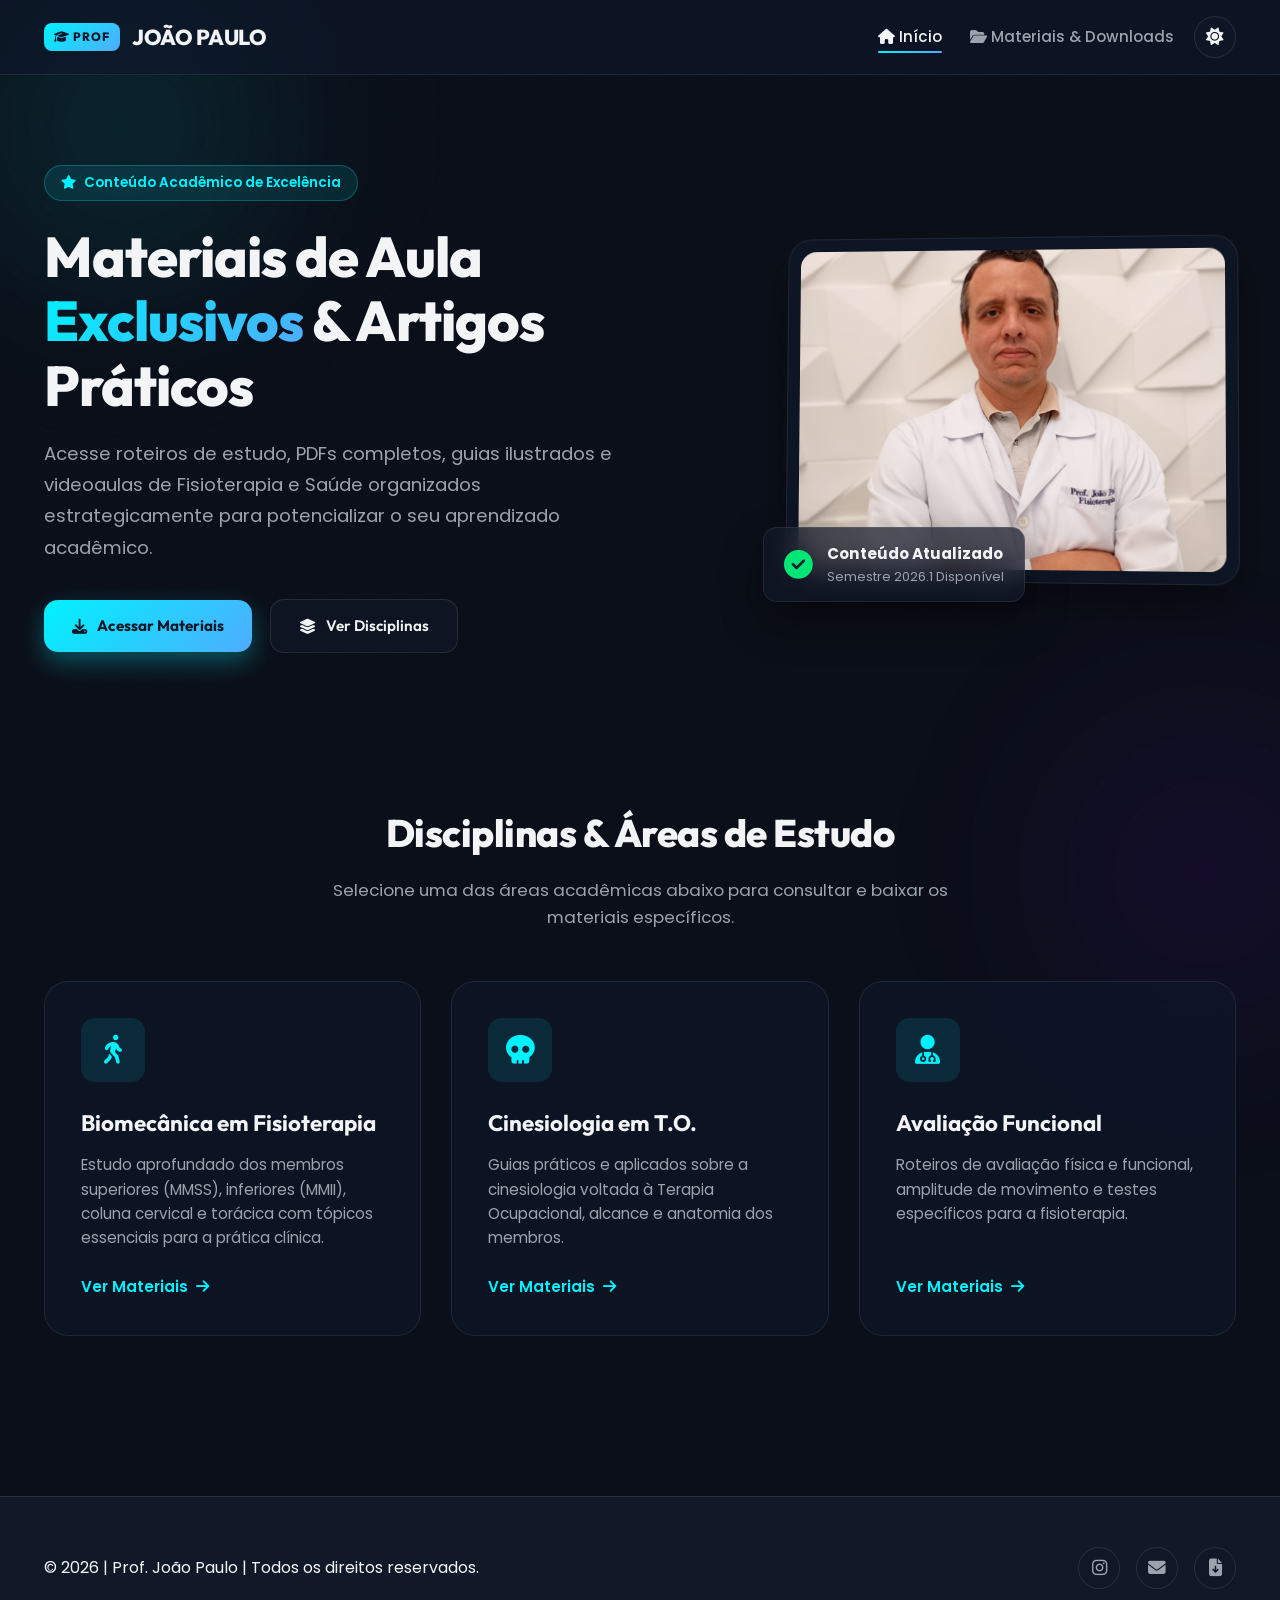
<file: index.html>
<!DOCTYPE html>
<html lang="pt-BR" data-theme="dark">

<head>
  <meta charset="UTF-8" />
  <meta name="viewport" content="width=device-width, initial-scale=1.0" />
  <title>Prof. João Paulo | Portal Acadêmico & Materiais de Aula</title>
  <meta name="description" content="Acesse materiais de aula exclusivos, artigos, PDFs e tutoriais de Fisioterapia, Biomecânica, RTM e Citologia do Prof. João Paulo." />

  <!-- Google Fonts & Font Awesome Icons -->
  <link rel="preconnect" href="https://fonts.googleapis.com" />
  <link rel="preconnect" href="https://fonts.gstatic.com" crossorigin />
  <link href="https://fonts.googleapis.com/css2?family=Outfit:wght@300;400;500;600;700;800&family=Poppins:wght@300;400;500;600;700&display=swap" rel="stylesheet" />
  <link rel="stylesheet" href="https://cdnjs.cloudflare.com/ajax/libs/font-awesome/6.5.2/css/all.min.css" />

  <!-- CSS Stylesheet -->
  <link rel="stylesheet" href="style.css" />
</head>

<body>
  <!-- Dynamic Ambient Glow Background Orbs -->
  <div class="glow-orb glow-orb-1"></div>
  <div class="glow-orb glow-orb-2"></div>

  <!-- NAVIGATION BAR -->
  <header class="navbar">
    <div class="container">
      <a href="index.html" class="logo">
        <span class="logo-badge"><i class="fas fa-graduation-cap"></i> PROF</span>
        <span>JOÃO PAULO</span>
      </a>

      <div class="nav-right">
        <ul id="navLinks" class="nav-links">
          <li><a href="index.html" class="active"><i class="fas fa-home"></i> Início</a></li>
          <li><a href="materiais.html"><i class="fas fa-folder-open"></i> Materiais & Downloads</a></li>
        </ul>

        <!-- Theme Switcher Button -->
        <button id="themeToggleBtn" class="theme-toggle" title="Alternar Modo Escuro/Claro">
          <i id="themeIcon" class="fas fa-sun"></i>
        </button>

        <!-- Mobile Hamburger Toggle -->
        <button id="mobileToggleBtn" class="mobile-toggle" aria-label="Abrir Menu">
          <i class="fas fa-bars"></i>
        </button>
      </div>
    </div>
  </header>

  <main>
    <!-- HERO SECTION -->
    <section class="hero-section">
      <div class="container">
        <div class="hero-content">
          <div class="hero-text">
            <div class="hero-badge">
              <i class="fas fa-star"></i> Conteúdo Acadêmico de Excelência
            </div>
            <h1>
              Materiais de Aula <span class="gradient-text">Exclusivos</span> & Artigos Práticos
            </h1>
            <p>
              Acesse roteiros de estudo, PDFs completos, guias ilustrados e videoaulas de Fisioterapia e Saúde organizados estrategicamente para potencializar o seu aprendizado acadêmico.
            </p>

            <div class="hero-actions">
              <a href="materiais.html" class="btn btn-primary">
                <i class="fas fa-download"></i> Acessar Materiais
              </a>
              <a href="materiais.html" class="btn btn-secondary">
                <i class="fas fa-layer-group"></i> Ver Disciplinas
              </a>
            </div>
          </div>

          <!-- Hero Image Card -->
          <div class="hero-image-wrapper">
            <div class="hero-image-card">
              <img src="./assets/foto eu jaleco.jpg" alt="Prof. João Paulo"   />
            </div>

            <!-- Floating Card Pill -->
            <div class="status-pill">
              <i class="fas fa-check-circle"></i>
              <div>
                <h4>Conteúdo Atualizado</h4>
                <p>Semestre 2026.1 Disponível</p>
              </div>
            </div>
          </div>
        </div>
      </div>
    </section>

    <!-- ANIMATED STATS SECTION  
    <section class="stats-section">
      <div class="container">
        <div class="stats-grid">
          <div class="stat-card">
            <div class="stat-icon"><i class="fas fa-file-pdf"></i></div>
            <div class="stat-number" data-count="12">0</div>
            <div class="stat-label">PDFs & Artigos Prontos</div>
          </div>

          <div class="stat-card">
            <div class="stat-icon"><i class="fas fa-book-medical"></i></div>
            <div class="stat-number" data-count="3">0</div>
            <div class="stat-label">Disciplinas Principais</div>
          </div>

          <div class="stat-card">
            <div class="stat-icon"><i class="fas fa-user-graduate"></i></div>
            <div class="stat-number" data-count="100">0</div>
            <div class="stat-label">% Acesso Gratuito</div>
          </div>

          <div class="stat-card">
            <div class="stat-icon"><i class="fas fa-cloud-download-alt"></i></div>
            <div class="stat-number" data-count="2500">0</div>
            <div class="stat-label">+ Downloads Realizados</div>
          </div>
        </div>
      </div>
    </section> -->

    <!-- DISCIPLINAS & DESTAQUES -->
    <section id="materiais-destaque" class="section">
      <div class="container">
        <div class="section-header">
          <h2>Disciplinas & Áreas de Estudo</h2>
          <p>Selecione uma das áreas acadêmicas abaixo para consultar e baixar os materiais específicos.</p>
        </div>

        <div class="benefits-grid">
          <!-- Card 1: Biomecânica -->
          <div class="benefit-card">
            <div>
              <div class="benefit-icon">
                <i class="fas fa-walking"></i>
              </div>
              <h3>Biomecânica em Fisioterapia</h3>
              <p>
                Estudo aprofundado dos membros superiores (MMSS), inferiores (MMII), coluna cervical e torácica com tópicos essenciais para a prática clínica.
              </p>
            </div>
            <a href="materiais.html#cinesioterapia" class="card-link-btn">
              Ver Materiais <i class="fas fa-arrow-right"></i>
            </a>
          </div> 

          <!-- Card 2: Cinesiologia TO -->
          <div class="benefit-card">
            <div>
              <div class="benefit-icon">
                <i class="fa-solid fa-skull"></i>
              </div>
              <h3>Cinesiologia em T.O.</h3>
              <p>
                Guias práticos e aplicados sobre a cinesiologia voltada à Terapia Ocupacional, alcance e anatomia dos membros.
              </p>
            </div>
            <a href="materiais.html#cinesio-to" class="card-link-btn">
              Ver Materiais <i class="fas fa-arrow-right"></i>
            </a>
          </div>

          <!-- Card 3: Avaliação Funcional -->
          <div class="benefit-card">
            <div>
              <div class="benefit-icon">
                <i class="fas fa-user-doctor"></i>
              </div>
              <h3>Avaliação Funcional</h3>
              <p>
                Roteiros de avaliação física e funcional, amplitude de movimento e testes específicos para a fisioterapia.
              </p>
            </div>
            <a href="materiais.html#avaliacao-funcional" class="card-link-btn">
              Ver Materiais <i class="fas fa-arrow-right"></i>
            </a>
          </div>
        </div>
      </div>
    </section>
  </main>

  <!-- FOOTER -->
  <footer class="footer">
    <div class="container footer-content">
      <div>
        <p>© 2026 | Prof. João Paulo | Todos os direitos reservados.</p>
      </div>

      <div class="social-links">
        <a href="https://instagram.com" target="_blank" class="social-btn" title="Instagram">
          <i class="fab fa-instagram"></i>
        </a>
        <a href="mailto:contato@profjoaopaulo.edu.br" class="social-btn" title="E-mail">
          <i class="fas fa-envelope"></i>
        </a>
        <a href="materiais.html" class="social-btn" title="Materiais">
          <i class="fas fa-file-download"></i>
        </a>
      </div>
    </div>
  </footer>

  <!-- JS Engine -->
  <script src="script.js"></script>
</body>

</html>
</file>
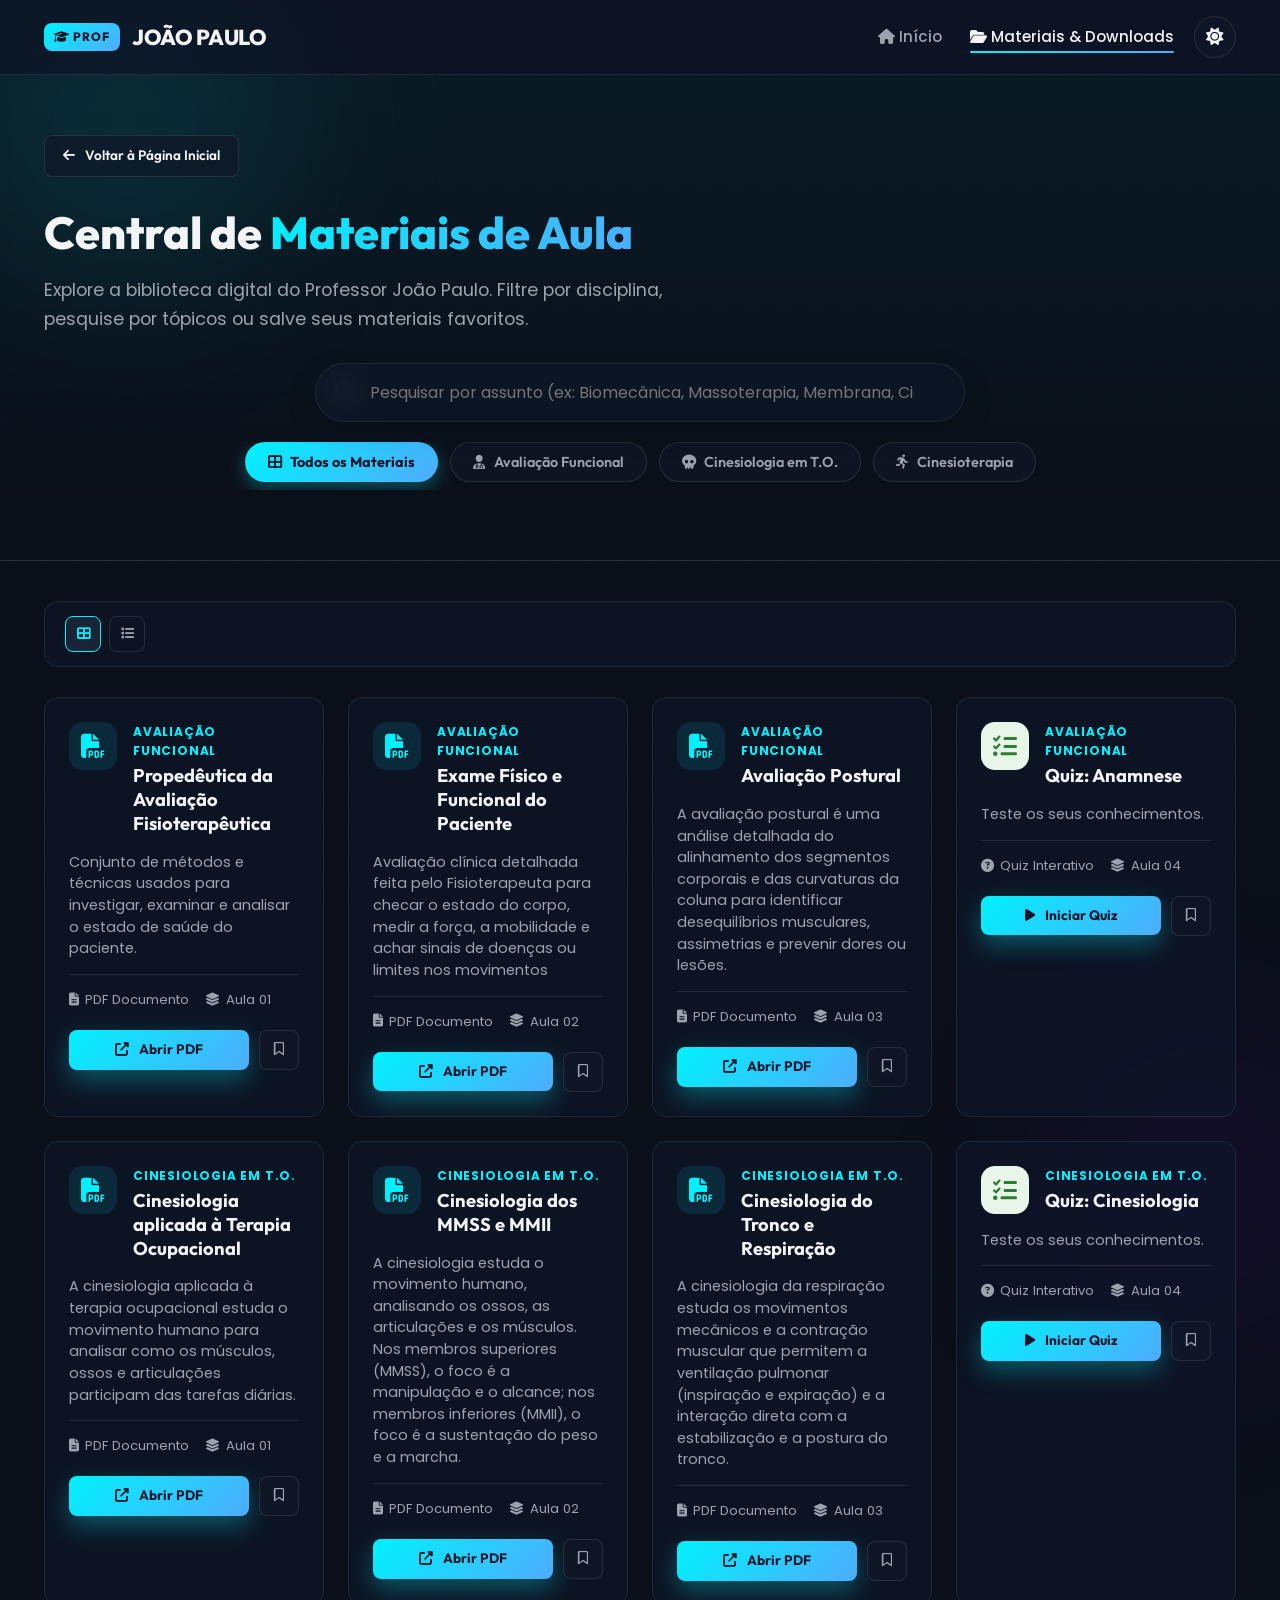
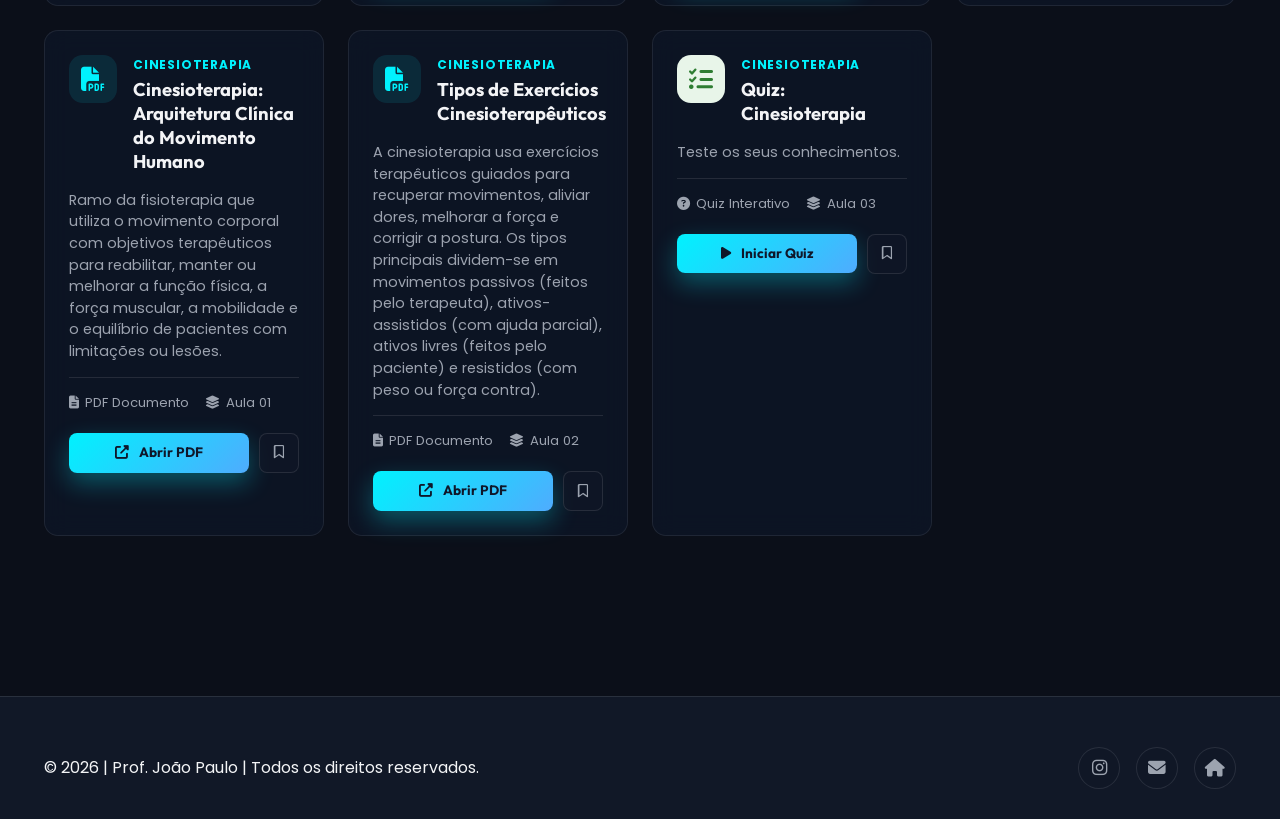
<file: materiais.html>
<!DOCTYPE html>
<html lang="pt-BR" data-theme="dark">

<head>
  <meta charset="UTF-8" />
  <meta name="viewport" content="width=device-width, initial-scale=1.0" />
  <title>Materiais de Aula & Downloads | Prof. João Paulo</title>
  <meta name="description"
    content="Central interativa de downloads do Prof. João Paulo. Baixe PDFs, resumos e slides de Biomecânica, RTM e Citologia." />

  <!-- Google Fonts & Font Awesome Icons -->
  <link rel="preconnect" href="https://fonts.googleapis.com" />
  <link rel="preconnect" href="https://fonts.gstatic.com" crossorigin />
  <link
    href="https://fonts.googleapis.com/css2?family=Outfit:wght@300;400;500;600;700;800&family=Poppins:wght@300;400;500;600;700&display=swap"
    rel="stylesheet" />
  <link rel="stylesheet" href="https://cdnjs.cloudflare.com/ajax/libs/font-awesome/6.5.2/css/all.min.css" />

  <!-- CSS Stylesheet -->
  <link rel="stylesheet" href="style.css" />
</head>

<body>
  <!-- Dynamic Ambient Glow Background Orbs -->
  <div class="glow-orb glow-orb-1"></div>
  <div class="glow-orb glow-orb-2"></div>

  <!-- NAVIGATION BAR -->
  <header class="navbar">
    <div class="container">
      <a href="index.html" class="logo">
        <span class="logo-badge"><i class="fas fa-graduation-cap"></i> PROF</span>
        <span>JOÃO PAULO</span>
      </a>

      <div class="nav-right">
        <ul id="navLinks" class="nav-links">
          <li><a href="index.html"><i class="fas fa-home"></i> Início</a></li>
          <li><a href="materiais.html" class="active"><i class="fas fa-folder-open"></i> Materiais & Downloads</a></li>
        </ul>

        <!-- Theme Switcher Button -->
        <button id="themeToggleBtn" class="theme-toggle" title="Alternar Modo Escuro/Claro">
          <i id="themeIcon" class="fas fa-sun"></i>
        </button>

        <!-- Mobile Hamburger Toggle -->
        <button id="mobileToggleBtn" class="mobile-toggle" aria-label="Abrir Menu">
          <i class="fas fa-bars"></i>
        </button>
      </div>
    </div>
  </header>

  <main>
    <!-- PAGE HEADER -->
    <section class="hub-header">
      <div class="container">
        <a href="index.html" class="btn btn-secondary btn-sm" style="margin-bottom: 20px;">
          <i class="fas fa-arrow-left"></i> Voltar à Página Inicial
        </a>
        <h1 style="font-family: var(--font-display); font-size: 2.8rem; font-weight: 800;">
          Central de <span class="gradient-text">Materiais de Aula</span>
        </h1>
        <p style="color: var(--text-muted); font-size: 1.1rem; max-width: 650px; margin-top: 8px;">
          Explore a biblioteca digital do Professor João Paulo. Filtre por disciplina, pesquise por tópicos ou salve
          seus materiais favoritos.
        </p>

        <!-- FILTER TOOLBAR & SEARCH -->
        <div class="filter-toolbar">
          <div class="search-box-wrapper">
            <i class="fas fa-search search-icon"></i>
            <input type="text" id="searchInput" class="search-input"
              placeholder="Pesquisar por assunto (ex: Biomecânica, Massoterapia, Membrana, Ciclo)..." />
            <button id="clearSearchBtn" class="clear-search" title="Limpar pesquisa">
              <i class="fas fa-times"></i>
            </button>
          </div>

          <!-- Subject Tabs Filter -->
          <div class="tabs-scroll-wrapper">
            <div class="tabs-container">
              <button class="tab-btn active" data-category="all">
                <i class="fas fa-th-large"></i> Todos os Materiais
              </button>
              <button class="tab-btn" data-category="avaliacao-funcional">
                <i class="fa-solid fa-user-doctor"></i> Avaliação Funcional
              </button>
              <button class="tab-btn" data-category="cinesio-to">
                <i class="fa-solid fa-skull"></i> Cinesiologia em T.O.
              </button>
              <button class="tab-btn" data-category="cinesioterapia">
                <i class="fa-solid fa-person-running"></i> Cinesioterapia
              </button>
            </div>
          </div>
        </div>
      </div>
    </section>

    <!-- MAIN MATERIALS LIST SECTION -->
    <section class="section" style="padding-top: 40px;">
      <div class="container">
        <!-- Controls Bar (Results Count & Grid/List View Toggle) -->
        <div class="controls-bar">


          <div class="view-toggle-btns">
            <button id="viewGridBtn" class="view-btn active" title="Visualização em Grade">
              <i class="fas fa-th-large"></i>
            </button>
            <button id="viewListBtn" class="view-btn" title="Visualização em Lista">
              <i class="fas fa-list"></i>
            </button>
          </div>
        </div>

        <!-- Materials Grid Container -->
        <div id="materialsGrid" class="materials-grid">

          <!-- === AVALIAÇÃO FUNCIONAL === -->
          <div class="material-card" data-category="avaliacao-funcional">
            <div class="material-header">
              <div class="file-icon-badge">
                <i class="fas fa-file-pdf"></i>
              </div>
              <div>
                <div class="material-category"><i></i> Avaliação Funcional</div>
                <h3 class="material-title">Propedêutica da Avaliação Fisioterapêutica</h3>
              </div>
            </div>
            <p style="font-size: 0.9rem; color: var(--text-muted); line-height: 1.5;">
              Conjunto de métodos e técnicas usados para investigar, examinar e analisar o estado de saúde do paciente.
            </p>
            <div class="material-meta">
              <div class="meta-item"><i class="fas fa-file-alt"></i> PDF Documento</div>
              <div class="meta-item"><i class="fas fa-layer-group"></i> Aula 01</div>
            </div>
            <div class="material-actions">
              <a href="./assets/avaliacao-funcional/01 - Propedeutica da avaliação fisioterapeutica e anamnese.pdf"
                target="_blank" rel="noopener noreferrer" class="btn btn-primary btn-sm btn-download-action"
                data-filename="Propedêutica da Avaliação Fisioterapêutica" style="flex-grow: 1;">
                <i class="fas fa-external-link-alt"></i> Abrir PDF
              </a>
              <button class="btn-bookmark" data-id="bio-1" title="Salvar nos Favoritos">
                <i class="far fa-bookmark"></i>
              </button>
            </div>
          </div>

          <div class="material-card" data-category="avaliacao-funcional">
            <div class="material-header">
              <div class="file-icon-badge">
                <i class="fas fa-file-pdf"></i>
              </div>
              <div>
                <div class="material-category"><i></i> Avaliação Funcional</div>
                <h3 class="material-title">Exame Físico e Funcional do Paciente</h3>
              </div>
            </div>
            <p style="font-size: 0.9rem; color: var(--text-muted); line-height: 1.5;">
              Avaliação clínica detalhada feita pelo Fisioterapeuta para checar o estado do corpo, medir a força, a
              mobilidade e achar sinais de doenças ou limites nos movimentos
            </p>
            <div class="material-meta">
              <div class="meta-item"><i class="fas fa-file-alt"></i> PDF Documento</div>
              <div class="meta-item"><i class="fas fa-layer-group"></i> Aula 02</div>
            </div>
            <div class="material-actions">
              <a href="./assets/avaliacao-funcional/02 - Exame físico e funcional do paciente.pdf" target="_blank"
                rel="noopener noreferrer" class="btn btn-primary btn-sm btn-download-action"
                data-filename="Exame Físico e Funcional do Paciente" style="flex-grow: 1;">
                <i class="fas fa-external-link-alt"></i> Abrir PDF
              </a>
              <button class="btn-bookmark" data-id="bio-1" title="Salvar nos Favoritos">
                <i class="far fa-bookmark"></i>
              </button>
            </div>
          </div>

          <div class="material-card" data-category="avaliacao-funcional">
            <div class="material-header">
              <div class="file-icon-badge">
                <i class="fas fa-file-pdf"></i>
              </div>
              <div>
                <div class="material-category"><i></i> Avaliação Funcional</div>
                <h3 class="material-title">Avaliação Postural</h3>
              </div>
            </div>
            <p style="font-size: 0.9rem; color: var(--text-muted); line-height: 1.5;">
              A avaliação postural é uma análise detalhada do alinhamento dos segmentos corporais e das curvaturas da
              coluna para identificar desequilíbrios musculares, assimetrias e prevenir dores ou lesões.
            </p>
            <div class="material-meta">
              <div class="meta-item"><i class="fas fa-file-alt"></i> PDF Documento</div>
              <div class="meta-item"><i class="fas fa-layer-group"></i> Aula 03</div>
            </div>
            <div class="material-actions">
              <a href="./assets/avaliacao-funcional/03 - Avaliação Postural.pdf" target="_blank"
                rel="noopener noreferrer" class="btn btn-primary btn-sm btn-download-action"
                data-filename="Avaliação Postural" style="flex-grow: 1;">
                <i class="fas fa-external-link-alt"></i> Abrir PDF
              </a>
              <button class="btn-bookmark" data-id="bio-1" title="Salvar nos Favoritos">
                <i class="far fa-bookmark"></i>
              </button>
            </div>
          </div>

          <div class="material-card" data-category="avaliacao-funcional">
            <div class="material-header">
              <!-- Ícone alterado para representar um Questionário/Quiz -->
              <div class="file-icon-badge"
                style="background-color: var(--success-bg, #e8f5e9); color: var(--success, #2e7d32);">
                <i class="fas fa-tasks"></i>
              </div>
              <div>
                <div class="material-category"><i></i> Avaliação Funcional</div>
                <h3 class="material-title">Quiz: Anamnese</h3>
              </div>
            </div>
            <p style="font-size: 0.9rem; color: var(--text-muted); line-height: 1.5;">
              Teste os seus conhecimentos.
            </p>
            <div class="material-meta">
              <div class="meta-item"><i class="fas fa-question-circle"></i> Quiz Interativo</div>
              <div class="meta-item"><i class="fas fa-layer-group"></i> Aula 04</div>
            </div>
            <div class="material-actions">
              <!-- Botão principal apontando para o link do Quiz -->
              <a href="https://notebooklm.link.google/2kG9EcVctvgK" class="btn btn-primary btn-sm"
                style="flex-grow: 1;">
                <i class="fas fa-play"></i> Iniciar Quiz
              </a>
              <!-- Mantido o botão de favoritos para seguir o padrão exato -->
              <button class="btn-bookmark" data-id="quiz-bio-1" title="Salvar nos Favoritos">
                <i class="far fa-bookmark"></i>
              </button>
            </div>
          </div>



          <!-- ===  CINESIOLOGIA EM TO === -->
          <div class="material-card" data-category="cinesio-to">
            <div class="material-header">
              <div class="file-icon-badge">
                <i class="fas fa-file-pdf"></i>
              </div>
              <div>
                <div class="material-category"><i></i>Cinesiologia em T.O.</div>
                <h3 class="material-title">Cinesiologia aplicada à Terapia Ocupacional</h3>
              </div>
            </div>
            <p style="font-size: 0.9rem; color: var(--text-muted); line-height: 1.5;">
              A cinesiologia aplicada à terapia ocupacional estuda o movimento humano para analisar como os músculos,
              ossos e articulações participam das tarefas diárias.
            </p>
            <div class="material-meta">
              <div class="meta-item"><i class="fas fa-file-alt"></i> PDF Documento</div>
              <div class="meta-item"><i class="fas fa-layer-group"></i> Aula 01</div>
            </div>
            <div class="material-actions">
              <a href="./assets/cinesiologia-to/01 - Cinesiologia aplicada à TO.pdf" target="_blank"
                rel="noopener noreferrer" class="btn btn-primary btn-sm btn-download-action"
                data-filename="Cinesiologia aplicada à Terapia Ocupacional" style="flex-grow: 1;">
                <i class="fas fa-external-link-alt"></i> Abrir PDF
              </a>
              <button class="btn-bookmark" data-id="rtm-1" title="Salvar nos Favoritos">
                <i class="far fa-bookmark"></i>
              </button>
            </div>
          </div>

          <div class="material-card" data-category="cinesio-to">
            <div class="material-header">
              <div class="file-icon-badge">
                <i class="fas fa-file-pdf"></i>
              </div>
              <div>
                <div class="material-category"><i></i>Cinesiologia em T.O.</div>
                <h3 class="material-title">Cinesiologia dos MMSS e MMII</h3>
              </div>
            </div>
            <p style="font-size: 0.9rem; color: var(--text-muted); line-height: 1.5;">
              A cinesiologia estuda o movimento humano, analisando os ossos, as articulações e os músculos. Nos membros
              superiores (MMSS), o foco é a manipulação e o alcance; nos membros inferiores (MMII), o foco é a
              sustentação do peso e a marcha.
            </p>
            <div class="material-meta">
              <div class="meta-item"><i class="fas fa-file-alt"></i> PDF Documento</div>
              <div class="meta-item"><i class="fas fa-layer-group"></i> Aula 02</div>
            </div>
            <div class="material-actions">
              <a href="./assets/cinesiologia-to/02 - Cinesiologia MMSS-MMII.pdf" target="_blank"
                rel="noopener noreferrer" class="btn btn-primary btn-sm btn-download-action"
                data-filename="Cinesiologia dos MMSS e MMII" style="flex-grow: 1;">
                <i class="fas fa-external-link-alt"></i> Abrir PDF
              </a>
              <button class="btn-bookmark" data-id="rtm-1" title="Salvar nos Favoritos">
                <i class="far fa-bookmark"></i>
              </button>
            </div>
          </div>

          <div class="material-card" data-category="cinesio-to">
            <div class="material-header">
              <div class="file-icon-badge">
                <i class="fas fa-file-pdf"></i>
              </div>
              <div>
                <div class="material-category"><i></i>Cinesiologia em T.O.</div>
                <h3 class="material-title">Cinesiologia do Tronco e Respiração</h3>
              </div>
            </div>
            <p style="font-size: 0.9rem; color: var(--text-muted); line-height: 1.5;">
              A cinesiologia da respiração estuda os movimentos mecânicos e a contração muscular que permitem a
              ventilação pulmonar (inspiração e expiração) e a interação direta com a estabilização e a postura do
              tronco.
            </p>
            <div class="material-meta">
              <div class="meta-item"><i class="fas fa-file-alt"></i> PDF Documento</div>
              <div class="meta-item"><i class="fas fa-layer-group"></i> Aula 03</div>
            </div>
            <div class="material-actions">
              <a href="./assets/cinesiologia-to/03 - Cinesiologia_do_Tronco_e_Respiração.pdf" target="_blank"
                rel="noopener noreferrer" class="btn btn-primary btn-sm btn-download-action"
                data-filename="Cinesiologia do Tronco e Respiração" style="flex-grow: 1;">
                <i class="fas fa-external-link-alt"></i> Abrir PDF
              </a>
              <button class="btn-bookmark" data-id="rtm-1" title="Salvar nos Favoritos">
                <i class="far fa-bookmark"></i>
              </button>
            </div>
          </div>

          <div class="material-card" data-category="cinesio-to">
            <div class="material-header">
              <!-- Ícone alterado para representar um Questionário/Quiz -->
              <div class="file-icon-badge"
                style="background-color: var(--success-bg, #e8f5e9); color: var(--success, #2e7d32);">
                <i class="fas fa-tasks"></i>
              </div>
              <div>
                <div class="material-category"><i></i> Cinesiologia em T.O. </div>
                <h3 class="material-title">Quiz: Cinesiologia</h3>
              </div>
            </div>
            <p style="font-size: 0.9rem; color: var(--text-muted); line-height: 1.5;">
              Teste os seus conhecimentos.
            </p>
            <div class="material-meta">
              <div class="meta-item"><i class="fas fa-question-circle"></i> Quiz Interativo</div>
              <div class="meta-item"><i class="fas fa-layer-group"></i> Aula 04</div>
            </div>
            <div class="material-actions">
              <!-- Botão principal apontando para o link do Quiz -->
              <a href="https://notebooklm.link.google/D4QjAWJ5uIbS" class="btn btn-primary btn-sm"
                style="flex-grow: 1;">
                <i class="fas fa-play"></i> Iniciar Quiz
              </a>
              <!-- Mantido o botão de favoritos para seguir o padrão exato -->
              <button class="btn-bookmark" data-id="quiz-bio-1" title="Salvar nos Favoritos">
                <i class="far fa-bookmark"></i>
              </button>
            </div>
          </div>




          <!-- === CINESIOTERAPIA === -->
          <div class="material-card" data-category="cinesioterapia">
            <div class="material-header">
              <div class="file-icon-badge">
                <i class="fas fa-file-pdf"></i>
              </div>
              <div>
                <div class="material-category"><i></i> Cinesioterapia</div>
                <h3 class="material-title">Cinesioterapia: Arquitetura Clínica do Movimento Humano</h3>
              </div>
            </div>
            <p style="font-size: 0.9rem; color: var(--text-muted); line-height: 1.5;">
              Ramo da fisioterapia que utiliza o movimento corporal com objetivos terapêuticos para reabilitar,
              manter ou melhorar a função física, a força muscular, a mobilidade e o equilíbrio de pacientes com
              limitações ou lesões.
            </p>
            <div class="material-meta">
              <div class="meta-item"><i class="fas fa-file-alt"></i> PDF Documento</div>
              <div class="meta-item"><i class="fas fa-layer-group"></i> Aula 01</div>
            </div>
            <div class="material-actions">
              <a href="./assets/cinesioterapia/01 - Cinesioterapia - arquitetura.pdf" target="_blank"
                rel="noopener noreferrer" class="btn btn-primary btn-sm btn-download-action"
                data-filename="Cinesioterapia: Arquitetura Clínica do Movimento Humano" style="flex-grow: 1;">
                <i class="fas fa-external-link-alt"></i> Abrir PDF
              </a>
              <button class="btn-bookmark" data-id="cito-1" title="Salvar nos Favoritos">
                <i class="far fa-bookmark"></i>
              </button>
            </div>
          </div>

          <div class="material-card" data-category="cinesioterapia">
            <div class="material-header">
              <div class="file-icon-badge">
                <i class="fas fa-file-pdf"></i>
              </div>
              <div>
                <div class="material-category"><i></i> Cinesioterapia</div>
                <h3 class="material-title">Tipos de Exercícios Cinesioterapêuticos</h3>
              </div>
            </div>
            <p style="font-size: 0.9rem; color: var(--text-muted); line-height: 1.5;">
              A cinesioterapia usa exercícios terapêuticos guiados para recuperar movimentos, aliviar dores, melhorar a
              força e corrigir a postura. Os tipos principais dividem-se em movimentos passivos (feitos pelo terapeuta),
              ativos-assistidos (com ajuda parcial), ativos livres (feitos pelo paciente) e resistidos (com peso ou
              força contra).
            </p>
            <div class="material-meta">
              <div class="meta-item"><i class="fas fa-file-alt"></i> PDF Documento</div>
              <div class="meta-item"><i class="fas fa-layer-group"></i> Aula 02</div>
            </div>
            <div class="material-actions">
              <a href="./assets/cinesioterapia/02 - Tipos de Exercícios Cinesioterapêuticos.pdf" target="_blank"
                rel="noopener noreferrer" class="btn btn-primary btn-sm btn-download-action"
                data-filename="Cinesiologia: Tipos de Exercícios Cinesioterapêuticos" style="flex-grow: 1;">
                <i class="fas fa-external-link-alt"></i> Abrir PDF
              </a>
              <button class="btn-bookmark" data-id="cito-1" title="Salvar nos Favoritos">
                <i class="far fa-bookmark"></i>
              </button>
            </div>
          </div>

<div class="material-card" data-category="cinesioterapia">
            <div class="material-header">
              <!-- Ícone alterado para representar um Questionário/Quiz -->
              <div class="file-icon-badge"
                style="background-color: var(--success-bg, #e8f5e9); color: var(--success, #2e7d32);">
                <i class="fas fa-tasks"></i>
              </div>
              <div>
                <div class="material-category"><i></i> Cinesioterapia </div>
                <h3 class="material-title">Quiz: Cinesioterapia</h3>
              </div>
            </div>
            <p style="font-size: 0.9rem; color: var(--text-muted); line-height: 1.5;">
              Teste os seus conhecimentos.
            </p>
            <div class="material-meta">
              <div class="meta-item"><i class="fas fa-question-circle"></i> Quiz Interativo</div>
              <div class="meta-item"><i class="fas fa-layer-group"></i> Aula 03</div>
            </div>
            <div class="material-actions">
              <!-- Botão principal apontando para o link do Quiz -->
              <a href="https://notebooklm.link.google/IvhMQRQox6wl" class="btn btn-primary btn-sm"
                style="flex-grow: 1;">
                <i class="fas fa-play"></i> Iniciar Quiz
              </a>
              <!-- Mantido o botão de favoritos para seguir o padrão exato -->
              <button class="btn-bookmark" data-id="quiz-bio-1" title="Salvar nos Favoritos">
                <i class="far fa-bookmark"></i>
              </button>
            </div>
          </div>



          <!-- Empty State (Hidden by default) -->
          <div id="noResults" class="no-results">
            <i class="fas fa-search-minus"></i>
            <h3>Nenhum material encontrado</h3>
            <p>Tente buscar por outro termo ou selecione uma categoria diferente.</p>
          </div>

        </div>
      </div>
    </section>
  </main>

  <!-- FOOTER -->
  <footer class="footer">
    <div class="container footer-content">
      <div>
        <p>© 2026 | Prof. João Paulo | Todos os direitos reservados.</p>
      </div>

      <div class="social-links">
        <a href="https://instagram.com" target="_blank" class="social-btn" title="Instagram">
          <i class="fab fa-instagram"></i>
        </a>
        <a href="mailto:contato@profjoaopaulo.edu.br" class="social-btn" title="E-mail">
          <i class="fas fa-envelope"></i>
        </a>
        <a href="index.html" class="social-btn" title="Início">
          <i class="fas fa-home"></i>
        </a>
      </div>
    </div>
  </footer>

  <!-- JS Engine -->
  <script src="script.js"></script>
</body>

</html>
</file>
<file: style.css>
/* ==========================================================================
   PORTAL PROF. JOÃO PAULO - DESIGN SYSTEM & MODERN UI STYLES
   Features: Glassmorphism, Dual Theme (Dark/Light), Dynamic Grid & Animations
   ========================================================================== */

@import url('https://fonts.googleapis.com/css2?family=Outfit:wght@300;400;500;600;700;800&family=Poppins:wght@300;400;500;600;700&display=swap');

/* --- 1. THEME VARIABLES --- */
:root {
  /* Default Dark Mode Palette */
  --bg-main: #0B0F19;
  --bg-secondary: #111827;
  --bg-card: rgba(17, 24, 39, 0.7);
  --bg-card-hover: rgba(30, 41, 59, 0.85);
  --glass-bg: rgba(15, 23, 42, 0.65);
  --glass-border: rgba(255, 255, 255, 0.08);
  --glass-shadow: 0 20px 40px rgba(0, 0, 0, 0.4);
  
  /* Brand Accent Colors */
  --accent-cyan: #00F2FE;
  --accent-blue: #4FACFE;
  --accent-purple: #7F00FF;
  --accent-emerald: #00E676;
  --accent-amber: #FFB300;
  
  --gradient-hero: linear-gradient(135deg, #00F2FE 0%, #4FACFE 100%);
  --gradient-glow: radial-gradient(circle, rgba(0, 242, 254, 0.15) 0%, rgba(11, 15, 25, 0) 70%);
  --gradient-card: linear-gradient(135deg, rgba(255, 255, 255, 0.05) 0%, rgba(255, 255, 255, 0.01) 100%);
  
  /* Typography Colors */
  --text-main: #F3F4F6;
  --text-muted: #9CA3AF;
  --text-light: #6B7280;
  --text-inverse: #0F172A;
  
  /* Elements & Borders */
  --border-color: rgba(255, 255, 255, 0.1);
  --border-focus: #00F2FE;
  --radius-sm: 8px;
  --radius-md: 14px;
  --radius-lg: 24px;
  --radius-full: 9999px;
  
  --font-display: 'Outfit', sans-serif;
  --font-body: 'Poppins', sans-serif;
  
  --transition: all 0.3s cubic-bezier(0.4, 0, 0.2, 1);
}

/* Light Theme Overrides */
[data-theme="light"] {
  --bg-main: #F8FAFC;
  --bg-secondary: #EDF2F7;
  --bg-card: rgba(255, 255, 255, 0.85);
  --bg-card-hover: #FFFFFF;
  --glass-bg: rgba(255, 255, 255, 0.75);
  --glass-border: rgba(0, 0, 0, 0.08);
  --glass-shadow: 0 20px 40px rgba(0, 0, 0, 0.06);
  
  --gradient-hero: linear-gradient(135deg, #0052D4 0%, #4364F7 50%, #6FB1FC 100%);
  --gradient-glow: radial-gradient(circle, rgba(67, 100, 247, 0.12) 0%, rgba(248, 250, 252, 0) 70%);
  --gradient-card: linear-gradient(135deg, rgba(255, 255, 255, 0.9) 0%, rgba(241, 245, 249, 0.8) 100%);
  
  --text-main: #0F172A;
  --text-muted: #475569;
  --text-light: #64748B;
  --text-inverse: #FFFFFF;
  
  --border-color: rgba(0, 0, 0, 0.08);
  --border-focus: #2563EB;
}

/* --- 2. BASE & RESET --- */
* {
  margin: 0;
  padding: 0;
  box-sizing: border-box;
}

html {
  scroll-behavior: smooth;
  font-size: 16px;
}

body {
  font-family: var(--font-body);
  background-color: var(--bg-main);
  color: var(--text-main);
  line-height: 1.6;
  overflow-x: hidden;
  transition: background-color 0.4s ease, color 0.4s ease;
  position: relative;
}

/* Ambient Animated Grid Background */
body::before {
  content: '';
  position: fixed;
  top: 0;
  left: 0;
  width: 100vw;
  height: 100vh;
  background-image: 
    radial-gradient(rgba(0, 242, 254, 0.06) 1px, transparent 1px),
    radial-gradient(rgba(79, 172, 254, 0.04) 1px, transparent 1px);
  background-size: 32px 32px;
  background-position: 0 0, 16px 16px;
  pointer-events: none;
  z-index: -2;
}

/* Ambient Glow Orbs */
.glow-orb {
  position: absolute;
  width: 450px;
  height: 450px;
  border-radius: 50%;
  background: var(--gradient-glow);
  filter: blur(80px);
  pointer-events: none;
  z-index: -1;
  animation: floatOrb 12s infinite alternate ease-in-out;
}

.glow-orb-1 { top: -100px; left: -100px; }
.glow-orb-2 { top: 40%; right: -150px; background: radial-gradient(circle, rgba(127, 0, 255, 0.12) 0%, transparent 70%); }

@keyframes floatOrb {
  0% { transform: translate(0, 0) scale(1); }
  100% { transform: translate(40px, 50px) scale(1.15); }
}

a {
  text-decoration: none;
  color: inherit;
  transition: var(--transition);
}

img {
  max-width: 100%;
  height: auto;
  display: block;
}

/* --- 3. LAYOUT CONTAINER --- */
.container {
  width: 100%;
  max-width: 1240px;
  margin: 0 auto;
  padding: 0 24px;
}

/* --- 4. NAVIGATION BAR --- */
.navbar {
  position: sticky;
  top: 0;
  z-index: 100;
  background: var(--glass-bg);
  backdrop-filter: blur(16px);
  -webkit-backdrop-filter: blur(16px);
  border-bottom: 1px solid var(--glass-border);
  padding: 16px 0;
  transition: var(--transition);
}

.navbar .container {
  display: flex;
  justify-content: space-between;
  align-items: center;
}

.logo {
  display: flex;
  align-items: center;
  gap: 12px;
  font-family: var(--font-display);
  font-weight: 800;
  font-size: 1.35rem;
  letter-spacing: -0.5px;
  color: var(--text-main);
}

.logo-badge {
  background: var(--gradient-hero);
  color: #0F172A;
  padding: 4px 10px;
  border-radius: var(--radius-sm);
  font-size: 0.75rem;
  font-weight: 800;
  text-transform: uppercase;
  letter-spacing: 1px;
}

.nav-right {
  display: flex;
  align-items: center;
  gap: 20px;
}

.nav-links {
  display: flex;
  align-items: center;
  gap: 28px;
  list-style: none;
}

.nav-links a {
  font-weight: 500;
  font-size: 0.95rem;
  color: var(--text-muted);
  position: relative;
  padding: 6px 0;
}

.nav-links a:hover,
.nav-links a.active {
  color: var(--text-main);
}

.nav-links a::after {
  content: '';
  position: absolute;
  bottom: 0;
  left: 0;
  width: 0;
  height: 2px;
  background: var(--gradient-hero);
  border-radius: var(--radius-full);
  transition: width 0.3s ease;
}

.nav-links a:hover::after,
.nav-links a.active::after {
  width: 100%;
}

/* Theme Toggle Button */
.theme-toggle {
  background: var(--bg-card);
  border: 1px solid var(--border-color);
  color: var(--text-main);
  width: 42px;
  height: 42px;
  border-radius: var(--radius-full);
  display: flex;
  align-items: center;
  justify-content: center;
  cursor: pointer;
  font-size: 1.1rem;
  transition: var(--transition);
}

.theme-toggle:hover {
  transform: rotate(15deg) scale(1.05);
  border-color: var(--accent-cyan);
  box-shadow: 0 0 15px rgba(0, 242, 254, 0.3);
}

/* Mobile Toggle */
.mobile-toggle {
  display: none;
  background: transparent;
  border: none;
  color: var(--text-main);
  font-size: 1.5rem;
  cursor: pointer;
}

/* --- 5. HERO SECTION --- */
.hero-section {
  padding: 90px 0 70px;
  position: relative;
}

.hero-content {
  display: grid;
  grid-template-columns: 1.2fr 0.8fr;
  gap: 60px;
  align-items: center;
}

.hero-badge {
  display: inline-flex;
  align-items: center;
  gap: 8px;
  background: rgba(0, 242, 254, 0.1);
  border: 1px solid rgba(0, 242, 254, 0.25);
  color: var(--accent-cyan);
  padding: 6px 16px;
  border-radius: var(--radius-full);
  font-size: 0.85rem;
  font-weight: 600;
  margin-bottom: 24px;
}

[data-theme="light"] .hero-badge {
  background: rgba(37, 99, 235, 0.1);
  border-color: rgba(37, 99, 235, 0.25);
  color: #2563EB;
}

.hero-text h1 {
  font-family: var(--font-display);
  font-size: clamp(2.2rem, 5vw, 3.5rem);
  font-weight: 800;
  line-height: 1.15;
  margin-bottom: 20px;
  letter-spacing: -1px;
}

.gradient-text {
  background: var(--gradient-hero);
  -webkit-background-clip: text;
  -webkit-text-fill-color: transparent;
}

.hero-text p {
  font-size: clamp(0.95rem, 2vw, 1.15rem);
  color: var(--text-muted);
  margin-bottom: 36px;
  max-width: 580px;
  line-height: 1.7;
}

.hero-actions {
  display: flex;
  align-items: center;
  gap: 18px;
  flex-wrap: wrap;
}

/* Hero Image Card with Glass Border & Glow */
.hero-image-wrapper {
  position: relative;
}

.hero-image-card {
  position: relative;
  border-radius: var(--radius-lg);
  padding: 12px;
  background: var(--glass-bg);
  border: 1px solid var(--glass-border);
  box-shadow: var(--glass-shadow);
  backdrop-filter: blur(12px);
  transform: perspective(1000px) rotateY(-4deg) rotateX(2deg);
  transition: var(--transition);
}

.hero-image-card:hover {
  transform: perspective(1000px) rotateY(0deg) rotateX(0deg) translateY(-8px);
  border-color: rgba(0, 242, 254, 0.4);
  box-shadow: 0 30px 60px rgba(0, 242, 254, 0.15);
}

.hero-image-card img {
  border-radius: calc(var(--radius-lg) - 8px);
  width: 100%;
  height: auto;
  max-height: 420px;
  aspect-ratio: 4 / 3;
  object-fit: cover;
}

/* Floating Status Pill */
.status-pill {
  position: absolute;
  bottom: -20px;
  left: -20px;
  background: var(--bg-card);
  backdrop-filter: blur(16px);
  border: 1px solid var(--glass-border);
  border-radius: var(--radius-md);
  padding: 14px 20px;
  display: flex;
  align-items: center;
  gap: 14px;
  box-shadow: var(--glass-shadow);
}

.status-pill i {
  font-size: 1.8rem;
  color: var(--accent-emerald);
}

.status-pill h4 {
  font-size: 0.95rem;
  font-weight: 700;
  color: var(--text-main);
}

.status-pill p {
  font-size: 0.8rem;
  color: var(--text-muted);
  margin: 0;
}

/* --- 6. BUTTONS & UI CONTROLS --- */
.btn {
  display: inline-flex;
  align-items: center;
  justify-content: center;
  gap: 10px;
  padding: 14px 28px;
  border-radius: var(--radius-md);
  font-family: var(--font-display);
  font-weight: 600;
  font-size: 0.95rem;
  cursor: pointer;
  border: none;
  transition: var(--transition);
  outline: none;
}

.btn-primary {
  background: var(--gradient-hero);
  color: #0F172A;
  font-weight: 700;
  box-shadow: 0 10px 25px rgba(0, 242, 254, 0.3);
}

.btn-primary:hover {
  transform: translateY(-3px);
  box-shadow: 0 15px 35px rgba(0, 242, 254, 0.45);
}

.btn-secondary {
  background: var(--bg-card);
  border: 1px solid var(--border-color);
  color: var(--text-main);
}

.btn-secondary:hover {
  background: var(--bg-card-hover);
  border-color: var(--accent-cyan);
  color: var(--text-main);
  transform: translateY(-3px);
}

.btn-sm {
  padding: 9px 18px;
  font-size: 0.85rem;
  border-radius: var(--radius-sm);
}

.btn-icon {
  width: 40px;
  height: 40px;
  padding: 0;
  border-radius: var(--radius-full);
}

/* --- 7. ESTATÍSTICAS / STATS BAR --- */
.stats-section {
  padding: 30px 0 60px;
  display: flex;
  align-items: center;
  justify-content: center;
  
}

.stats-grid {
  display: grid;
  grid-template-columns: repeat(4, 1fr);
  gap: 20px;
}

.stat-card {
  background: var(--glass-bg);
  backdrop-filter: blur(12px);
  border: 1px solid var(--glass-border);
  border-radius: var(--radius-md);
  padding: 24px;
  text-align: center;
  transition: var(--transition);
}

.stat-card:hover {
  transform: translateY(-5px);
  border-color: var(--accent-cyan);
}

.stat-icon {
  width: 50px;
  height: 50px;
  border-radius: var(--radius-full);
  background: rgba(0, 242, 254, 0.1);
  color: var(--accent-cyan);
  display: flex;
  align-items: center;
  justify-content: center;
  font-size: 1.4rem;
  margin: 0 auto 14px;
}

.stat-number {
  font-family: var(--font-display);
  font-size: 2.2rem;
  font-weight: 800;
  color: var(--text-main);
}

.stat-label {
  font-size: 0.85rem;
  color: var(--text-muted);
  font-weight: 500;
}

/* --- 8. SECTION HEADERS & GENERAL SECTIONS --- */
.section {
  padding: 80px 0;
}

.section-header {
  text-align: center;
  max-width: 680px;
  margin: 0 auto 50px;
}

.section-header h2 {
  font-family: var(--font-display);
  font-size: clamp(1.75rem, 4vw, 2.4rem);
  font-weight: 800;
  margin-bottom: 12px;
  letter-spacing: -0.5px;
}

.section-header p {
  color: var(--text-muted);
  font-size: 1.05rem;
}

/* --- 9. BENEFÍCIOS & CARDS NA HOME --- */
.benefits-grid {
  display: grid;
  grid-template-columns: repeat(auto-fit, minmax(280px, 1fr));
  gap: 30px;
}

.benefit-card {
  background: var(--glass-bg);
  backdrop-filter: blur(12px);
  border: 1px solid var(--glass-border);
  border-radius: var(--radius-lg);
  padding: 36px;
  position: relative;
  overflow: hidden;
  transition: var(--transition);
  display: flex;
  flex-direction: column;
  justify-content: space-between;
}

.benefit-card::before {
  content: '';
  position: absolute;
  top: 0;
  left: 0;
  width: 100%;
  height: 4px;
  background: var(--gradient-hero);
  opacity: 0;
  transition: opacity 0.3s ease;
}

.benefit-card:hover {
  transform: translateY(-8px);
  border-color: rgba(0, 242, 254, 0.3);
  box-shadow: var(--glass-shadow);
}

.benefit-card:hover::before {
  opacity: 1;
}

.benefit-icon {
  width: 64px;
  height: 64px;
  border-radius: var(--radius-md);
  background: rgba(0, 242, 254, 0.1);
  color: var(--accent-cyan);
  display: flex;
  align-items: center;
  justify-content: center;
  font-size: 1.8rem;
  margin-bottom: 24px;
}

.benefit-card h3 {
  font-family: var(--font-display);
  font-size: 1.4rem;
  font-weight: 700;
  margin-bottom: 12px;
}

.benefit-card p {
  color: var(--text-muted);
  font-size: 0.95rem;
  margin-bottom: 24px;
  line-height: 1.6;
}

.card-link-btn {
  display: inline-flex;
  align-items: center;
  gap: 8px;
  font-weight: 600;
  color: var(--accent-cyan);
  font-size: 0.95rem;
  margin-top: auto;
}

.card-link-btn i {
  transition: transform 0.3s ease;
}

.benefit-card:hover .card-link-btn i {
  transform: translateX(6px);
}

/* --- 10. MATERIALS HUB (MATERIAIS.HTML) --- */
.hub-header {
  background: linear-gradient(180deg, rgba(0, 242, 254, 0.05) 0%, transparent 100%);
  padding: 60px 0 30px;
  border-bottom: 1px solid var(--border-color);
}

/* Filter Toolbar & Search Bar */
.filter-toolbar {
  margin: 30px 0 40px;
  display: flex;
  flex-direction: column;
  gap: 20px;
}

.search-box-wrapper {
  position: relative;
  width: 100%;
  max-width: 650px;
  margin: 0 auto;
}

.search-box-wrapper i.search-icon {
  position: absolute;
  left: 20px;
  top: 50%;
  transform: translateY(-50%);
  color: var(--text-muted);
  font-size: 1.2rem;
}

.search-input {
  width: 100%;
  padding: 16px 50px 16px 54px;
  background: var(--glass-bg);
  backdrop-filter: blur(12px);
  border: 1px solid var(--glass-border);
  border-radius: var(--radius-full);
  color: var(--text-main);
  font-family: var(--font-body);
  font-size: 1rem;
  outline: none;
  transition: var(--transition);
  box-shadow: 0 10px 30px rgba(0, 0, 0, 0.15);
}

.search-input:focus {
  border-color: var(--accent-cyan);
  box-shadow: 0 0 25px rgba(0, 242, 254, 0.25);
}

.clear-search {
  position: absolute;
  right: 18px;
  top: 50%;
  transform: translateY(-50%);
  background: transparent;
  border: none;
  color: var(--text-muted);
  font-size: 1.1rem;
  cursor: pointer;
  display: none;
}

.clear-search.active {
  display: block;
}

/* Filter Subject Tabs */
.tabs-scroll-wrapper {
  overflow-x: auto;
  padding-bottom: 8px;
  scrollbar-width: none; /* Firefox */
}

.tabs-scroll-wrapper::-webkit-scrollbar {
  display: none;
}

.tabs-container {
  display: flex;
  align-items: center;
  justify-content: flex-start;
  gap: 12px;
  width: max-content;
  margin: 0 auto;
}

.tab-btn {
  background: var(--bg-card);
  border: 1px solid var(--border-color);
  color: var(--text-muted);
  padding: 10px 22px;
  border-radius: var(--radius-full);
  font-family: var(--font-display);
  font-weight: 600;
  font-size: 0.9rem;
  cursor: pointer;
  transition: var(--transition);
  display: flex;
  align-items: center;
  gap: 8px;
}

.tab-btn:hover {
  color: var(--text-main);
  border-color: var(--accent-cyan);
  background: var(--bg-card-hover);
}

.tab-btn.active {
  background: var(--gradient-hero);
  color: #0F172A;
  border-color: transparent;
  font-weight: 700;
  box-shadow: 0 6px 18px rgba(0, 242, 254, 0.3);
}

/* View Mode Controls Bar */
.controls-bar {
  display: flex;
  justify-content: space-between;
  align-items: center;
  margin-bottom: 30px;
  padding: 14px 20px;
  background: var(--glass-bg);
  border: 1px solid var(--glass-border);
  border-radius: var(--radius-md);
}

.results-count {
  font-size: 0.9rem;
  color: var(--text-muted);
  font-weight: 500;
}

.results-count span {
  color: var(--accent-cyan);
  font-weight: 700;
}

.view-toggle-btns {
  display: flex;
  align-items: center;
  gap: 8px;
}

.view-btn {
  background: transparent;
  border: 1px solid var(--border-color);
  color: var(--text-muted);
  width: 36px;
  height: 36px;
  border-radius: var(--radius-sm);
  display: flex;
  align-items: center;
  justify-content: center;
  cursor: pointer;
  transition: var(--transition);
}

.view-btn.active, .view-btn:hover {
  background: var(--bg-card-hover);
  color: var(--accent-cyan);
  border-color: var(--accent-cyan);
}

/* Materials Cards Grid */
.materials-grid {
  display: grid;
  grid-template-columns: repeat(auto-fill, minmax(min(100%, 280px), 1fr));
  gap: 24px;
}

/* List View Mode Override */
.materials-grid.list-view {
  grid-template-columns: 1fr;
}

.material-card {
  background: var(--glass-bg);
  backdrop-filter: blur(12px);
  border: 1px solid var(--glass-border);
  border-radius: var(--radius-md);
  padding: 24px;
  transition: var(--transition);
  display: flex;
  flex-direction: column;
  position: relative;
}

.material-card:hover {
  transform: translateY(-5px);
  border-color: rgba(0, 242, 254, 0.4);
  box-shadow: 0 15px 35px rgba(0, 0, 0, 0.25);
}

.materials-grid.list-view .material-card {
  flex-direction: row;
  align-items: center;
  justify-content: space-between;
  gap: 20px;
}

.material-header {
  display: flex;
  align-items: flex-start;
  gap: 16px;
  margin-bottom: 16px;
}

.file-icon-badge {
  width: 48px;
  height: 48px;
  border-radius: var(--radius-md);
  background: rgba(0, 242, 254, 0.1);
  color: var(--accent-cyan);
  display: flex;
  align-items: center;
  justify-content: center;
  font-size: 1.5rem;
  flex-shrink: 0;
}

.material-category {
  font-size: 0.75rem;
  font-weight: 700;
  text-transform: uppercase;
  letter-spacing: 0.8px;
  color: var(--accent-cyan);
  margin-bottom: 4px;
}

.material-title {
  font-family: var(--font-display);
  font-size: 1.15rem;
  font-weight: 700;
  color: var(--text-main);
  line-height: 1.3;
}

.material-meta {
  display: flex;
  align-items: center;
  gap: 16px;
  font-size: 0.82rem;
  color: var(--text-muted);
  margin-top: 14px;
  padding-top: 14px;
  border-top: 1px solid var(--border-color);
}

.meta-item {
  display: flex;
  align-items: center;
  gap: 6px;
}

.material-actions {
  display: flex;
  align-items: center;
  gap: 10px;
  margin-top: 20px;
}

.materials-grid.list-view .material-actions {
  margin-top: 0;
}

.btn-bookmark {
  background: var(--bg-card);
  border: 1px solid var(--border-color);
  color: var(--text-muted);
  width: 40px;
  height: 40px;
  border-radius: var(--radius-sm);
  display: flex;
  align-items: center;
  justify-content: center;
  cursor: pointer;
  transition: var(--transition);
}

.btn-bookmark:hover, .btn-bookmark.bookmarked {
  color: var(--accent-amber);
  border-color: var(--accent-amber);
  background: rgba(255, 179, 0, 0.1);
}

/* Empty State / No Results */
.no-results {
  grid-column: 1 / -1;
  text-align: center;
  padding: 80px 20px;
  background: var(--glass-bg);
  border: 1px solid var(--glass-border);
  border-radius: var(--radius-lg);
  display: none;
}

.no-results i {
  font-size: 3.5rem;
  color: var(--text-muted);
  margin-bottom: 16px;
}

.no-results h3 {
  font-size: 1.4rem;
  margin-bottom: 8px;
}

.no-results p {
  color: var(--text-muted);
}

/* --- 11. TOAST NOTIFICATIONS --- */
.toast-container {
  position: fixed;
  bottom: 30px;
  right: 30px;
  z-index: 1000;
  display: flex;
  flex-direction: column;
  gap: 12px;
}

.toast {
  background: var(--bg-secondary);
  border: 1px solid var(--accent-cyan);
  color: var(--text-main);
  padding: 14px 22px;
  border-radius: var(--radius-md);
  box-shadow: 0 10px 30px rgba(0, 0, 0, 0.4);
  display: flex;
  align-items: center;
  gap: 12px;
  font-size: 0.9rem;
  font-weight: 500;
  animation: slideInToast 0.3s cubic-bezier(0.4, 0, 0.2, 1);
}

.toast i {
  color: var(--accent-cyan);
  font-size: 1.2rem;
}

@keyframes slideInToast {
  from { transform: translateX(100%); opacity: 0; }
  to { transform: translateX(0); opacity: 1; }
}

/* --- 12. FOOTER --- */
.footer {
  background: var(--bg-secondary);
  border-top: 1px solid var(--border-color);
  padding: 50px 0 30px;
  margin-top: 80px;
}

.footer-content {
  display: flex;
  justify-content: space-between;
  align-items: center;
  flex-wrap: wrap;
  gap: 20px;
}

.social-links {
  display: flex;
  align-items: center;
  gap: 16px;
}

.social-btn {
  width: 42px;
  height: 42px;
  border-radius: var(--radius-full);
  background: var(--bg-card);
  border: 1px solid var(--border-color);
  color: var(--text-muted);
  display: flex;
  align-items: center;
  justify-content: center;
  font-size: 1.1rem;
  transition: var(--transition);
}

.social-btn:hover {
  color: var(--accent-cyan);
  border-color: var(--accent-cyan);
  transform: translateY(-3px);
  box-shadow: 0 5px 15px rgba(0, 242, 254, 0.25);
}

/* Mobile Menu Overlay Backdrop */
.nav-backdrop {
  position: fixed;
  top: 0;
  left: 0;
  width: 100vw;
  height: 100vh;
  background: rgba(0, 0, 0, 0.6);
  backdrop-filter: blur(4px);
  -webkit-backdrop-filter: blur(4px);
  z-index: 95;
  opacity: 0;
  pointer-events: none;
  transition: opacity 0.3s ease;
}

.nav-backdrop.active {
  opacity: 1;
  pointer-events: auto;
}

/* --- 13. RESPONSIVE DESIGN --- */
@media (max-width: 992px) {
  .hero-content {
    grid-template-columns: 1fr;
    gap: 40px;
    text-align: center;
  }

  .hero-text p {
    margin-left: auto;
    margin-right: auto;
  }

  .hero-actions {
    justify-content: center;
  }

  .hero-image-card {
    max-width: 450px;
    margin: 0 auto;
    transform: none;
  }

  .stats-grid {
    grid-template-columns: repeat(2, 1fr);
  }
}

@media (max-width: 768px) {
  .mobile-toggle {
    display: block;
    min-width: 44px;
    min-height: 44px;
  }

  .nav-links {
    position: fixed;
    top: 73px;
    left: 0;
    width: 100%;
    background: var(--bg-secondary);
    border-bottom: 1px solid var(--border-color);
    flex-direction: column;
    padding: 24px;
    gap: 20px;
    transform: translateY(-150%);
    transition: transform 0.4s cubic-bezier(0.4, 0, 0.2, 1);
    z-index: 99;
    box-shadow: 0 10px 30px rgba(0, 0, 0, 0.3);
  }

  .nav-links.mobile-active {
    transform: translateY(0);
  }

  .controls-bar {
    flex-direction: column;
    gap: 14px;
    align-items: flex-start;
  }

  .materials-grid.list-view .material-card {
    flex-direction: column;
    align-items: flex-start;
  }

  .stats-grid {
    grid-template-columns: 1fr;
  }

  .status-pill {
    left: 50%;
    transform: translateX(-50%);
    width: 90%;
  }
}

@media (max-width: 480px) {
  .container {
    padding: 0 16px;
  }

  .hero-actions {
    flex-direction: column;
    width: 100%;
  }

  .hero-actions .btn {
    width: 100%;
  }

  .status-pill {
    position: relative;
    bottom: 0;
    left: 0;
    transform: none;
    width: 100%;
    margin-top: 16px;
  }

  .tab-btn {
    padding: 8px 16px;
    font-size: 0.82rem;
  }

  .material-card {
    padding: 18px;
  }

  .toast-container {
    bottom: 16px;
    right: 16px;
    left: 16px;
  }

  .toast {
    width: 100%;
  }
}
</file>
